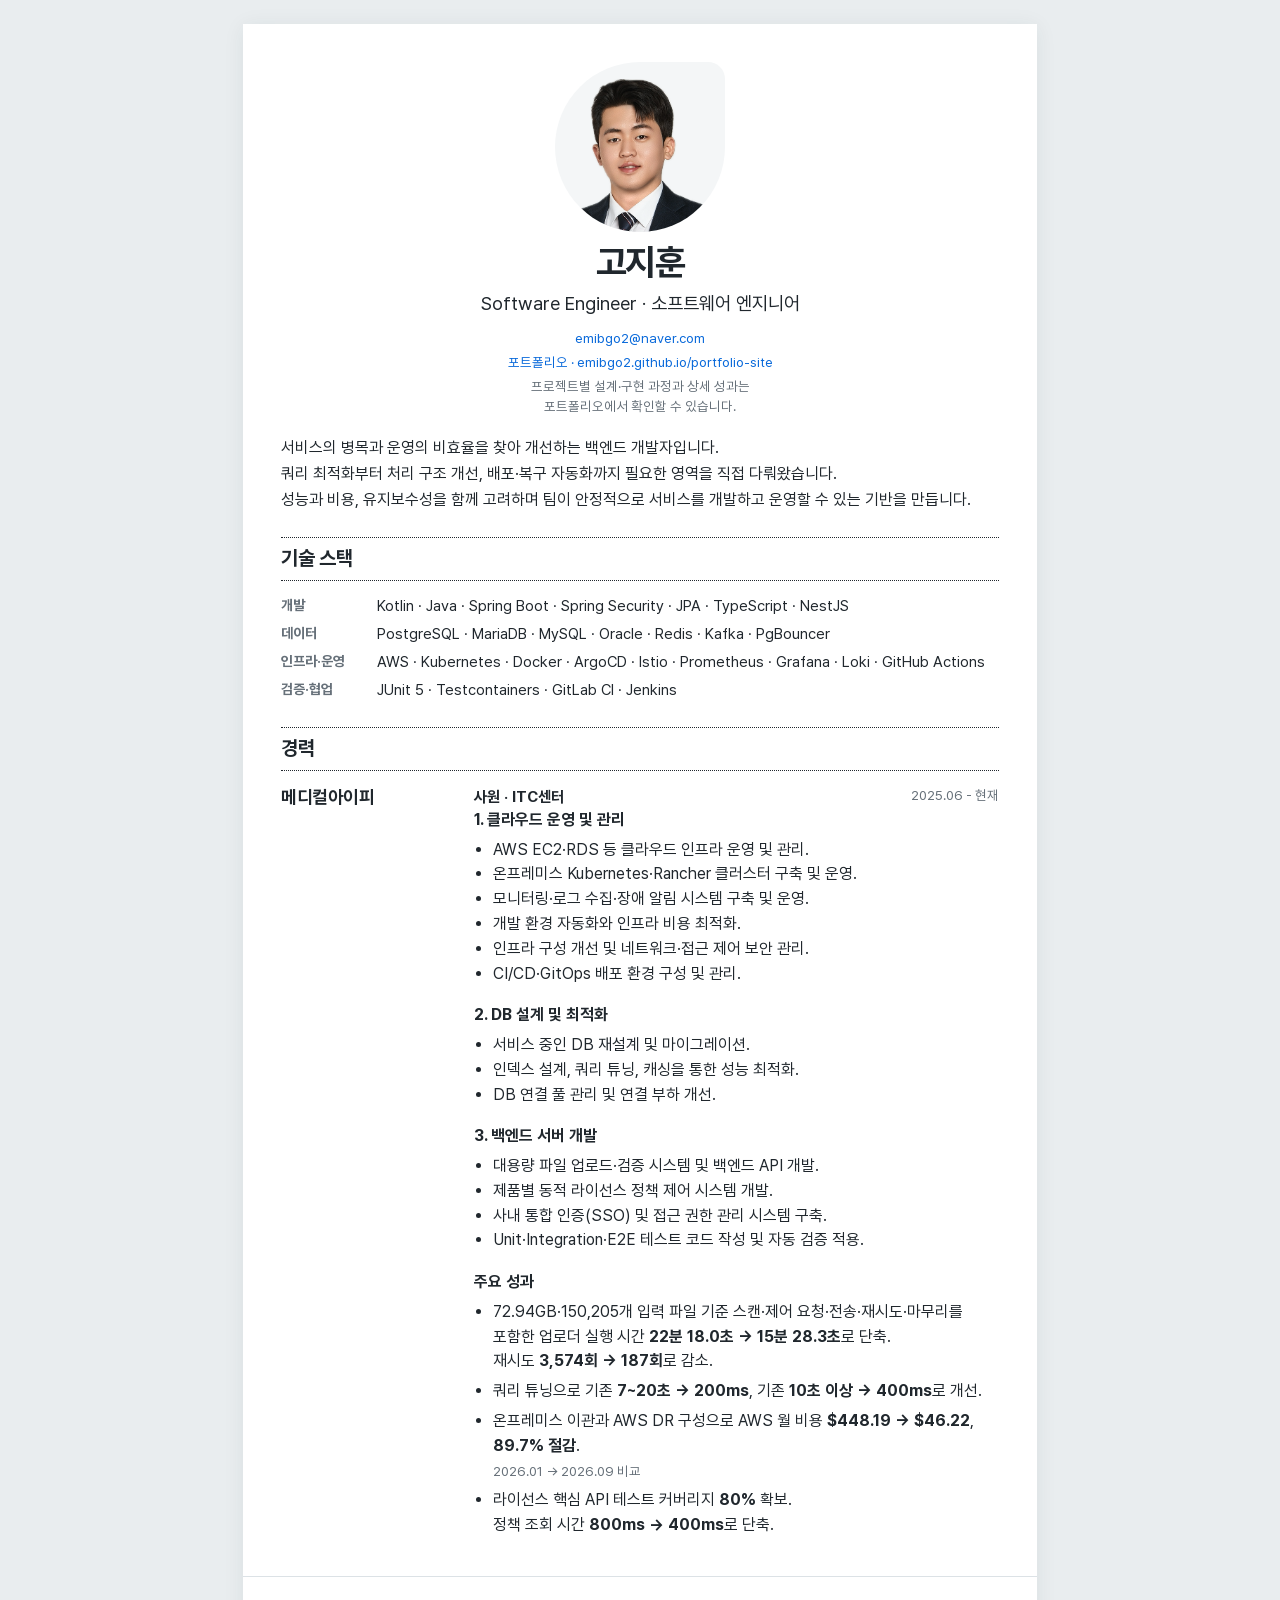
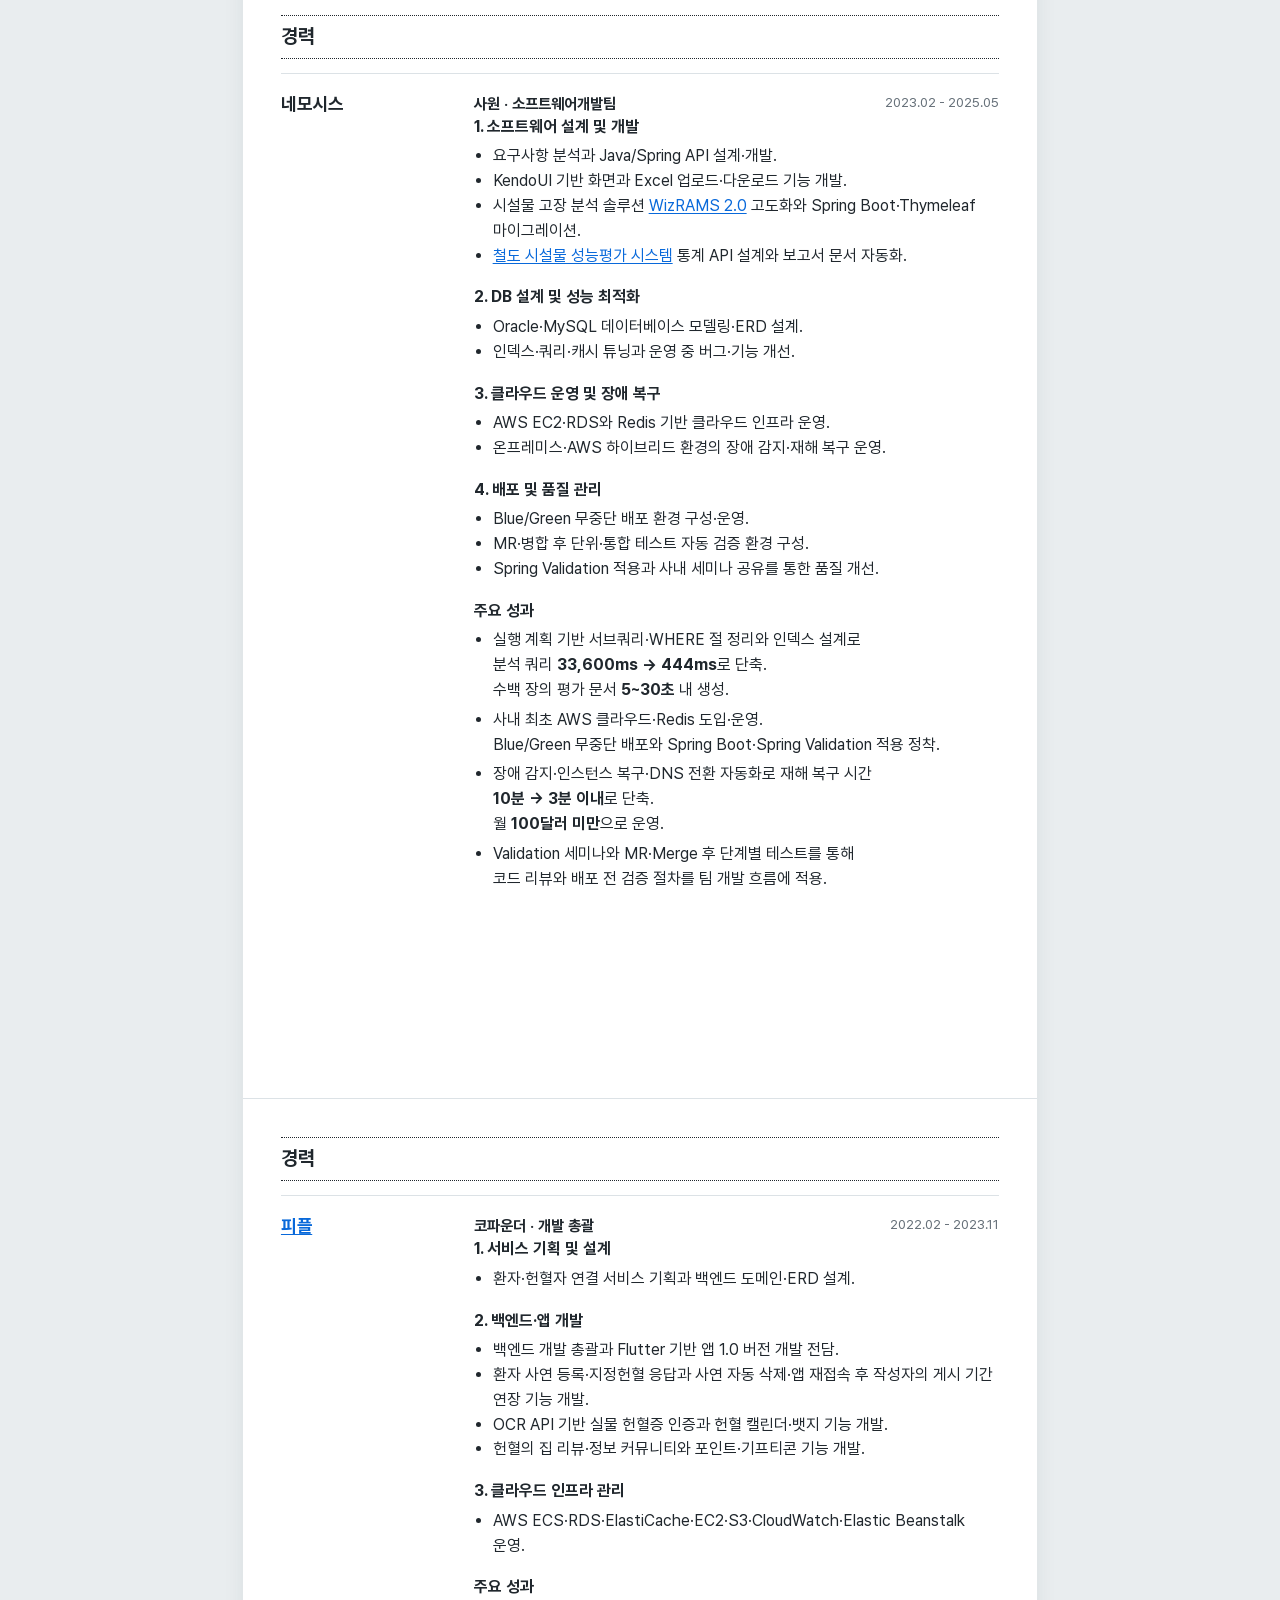
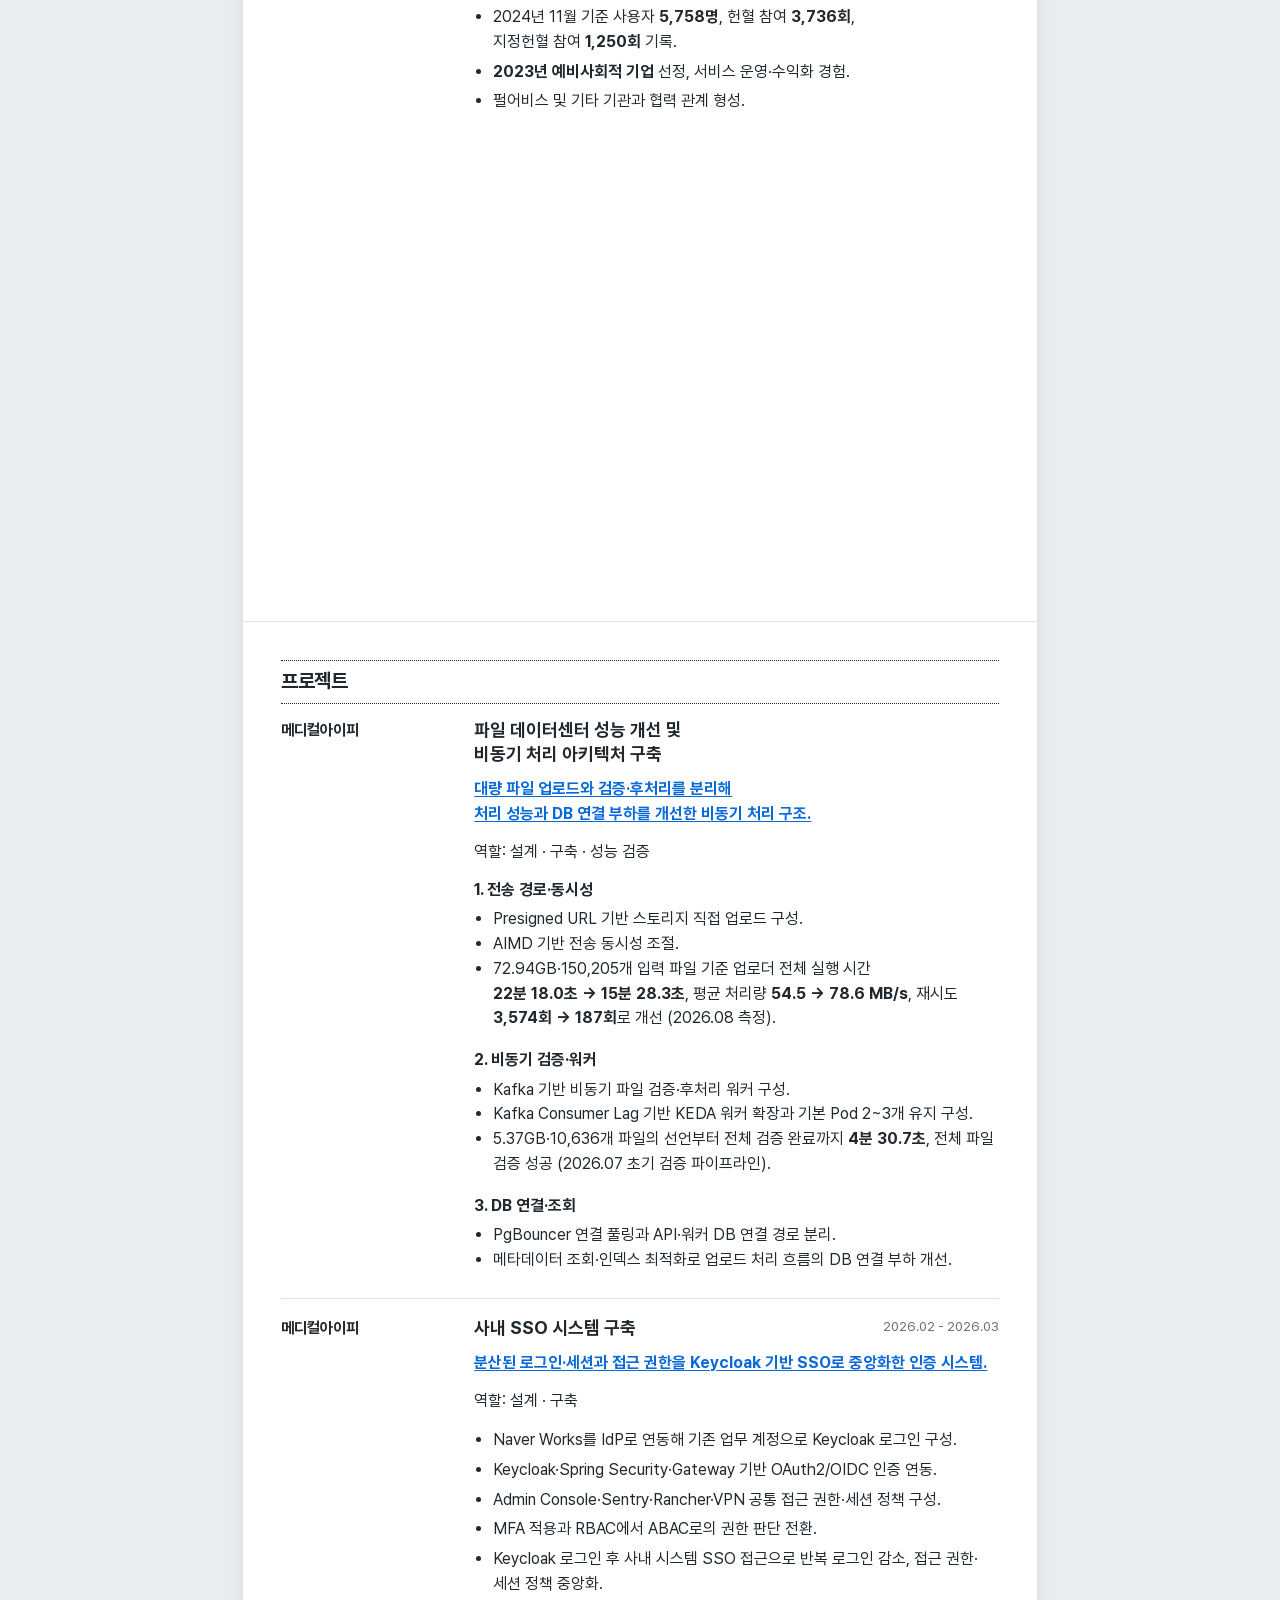
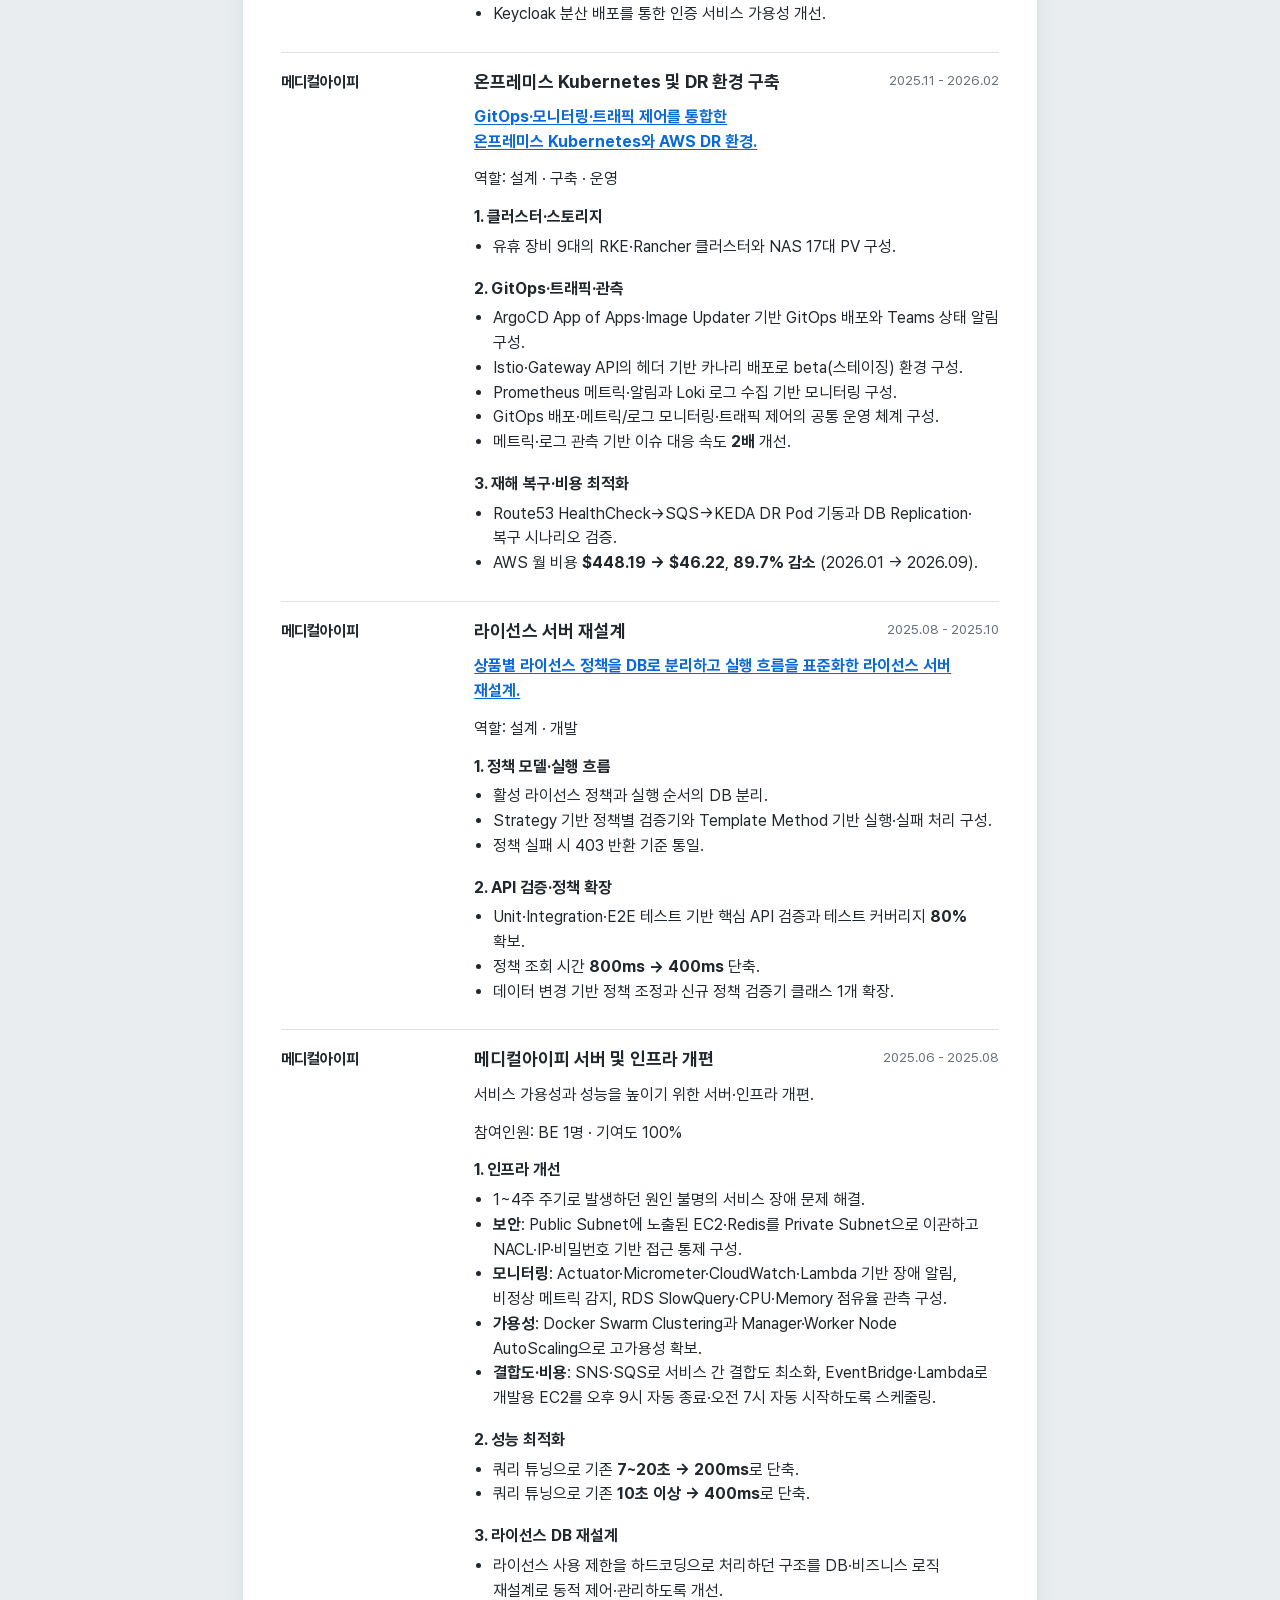
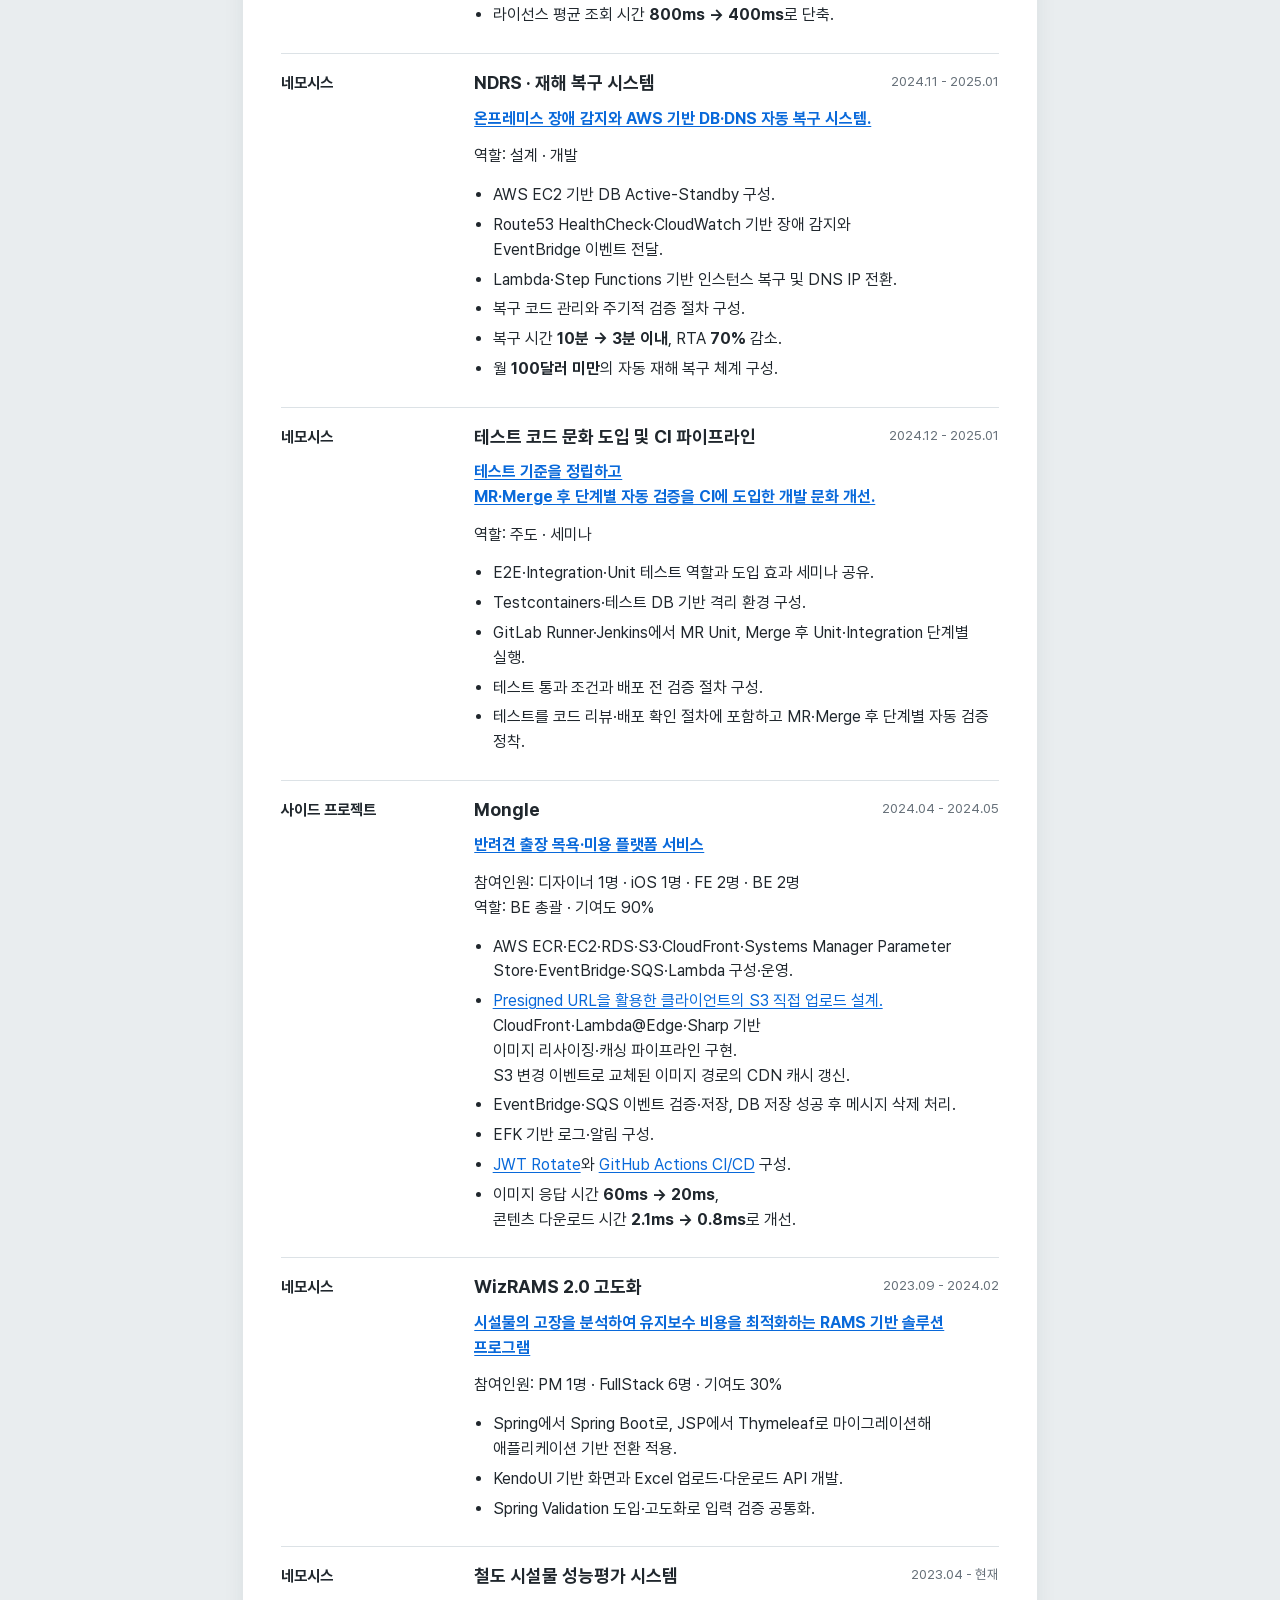
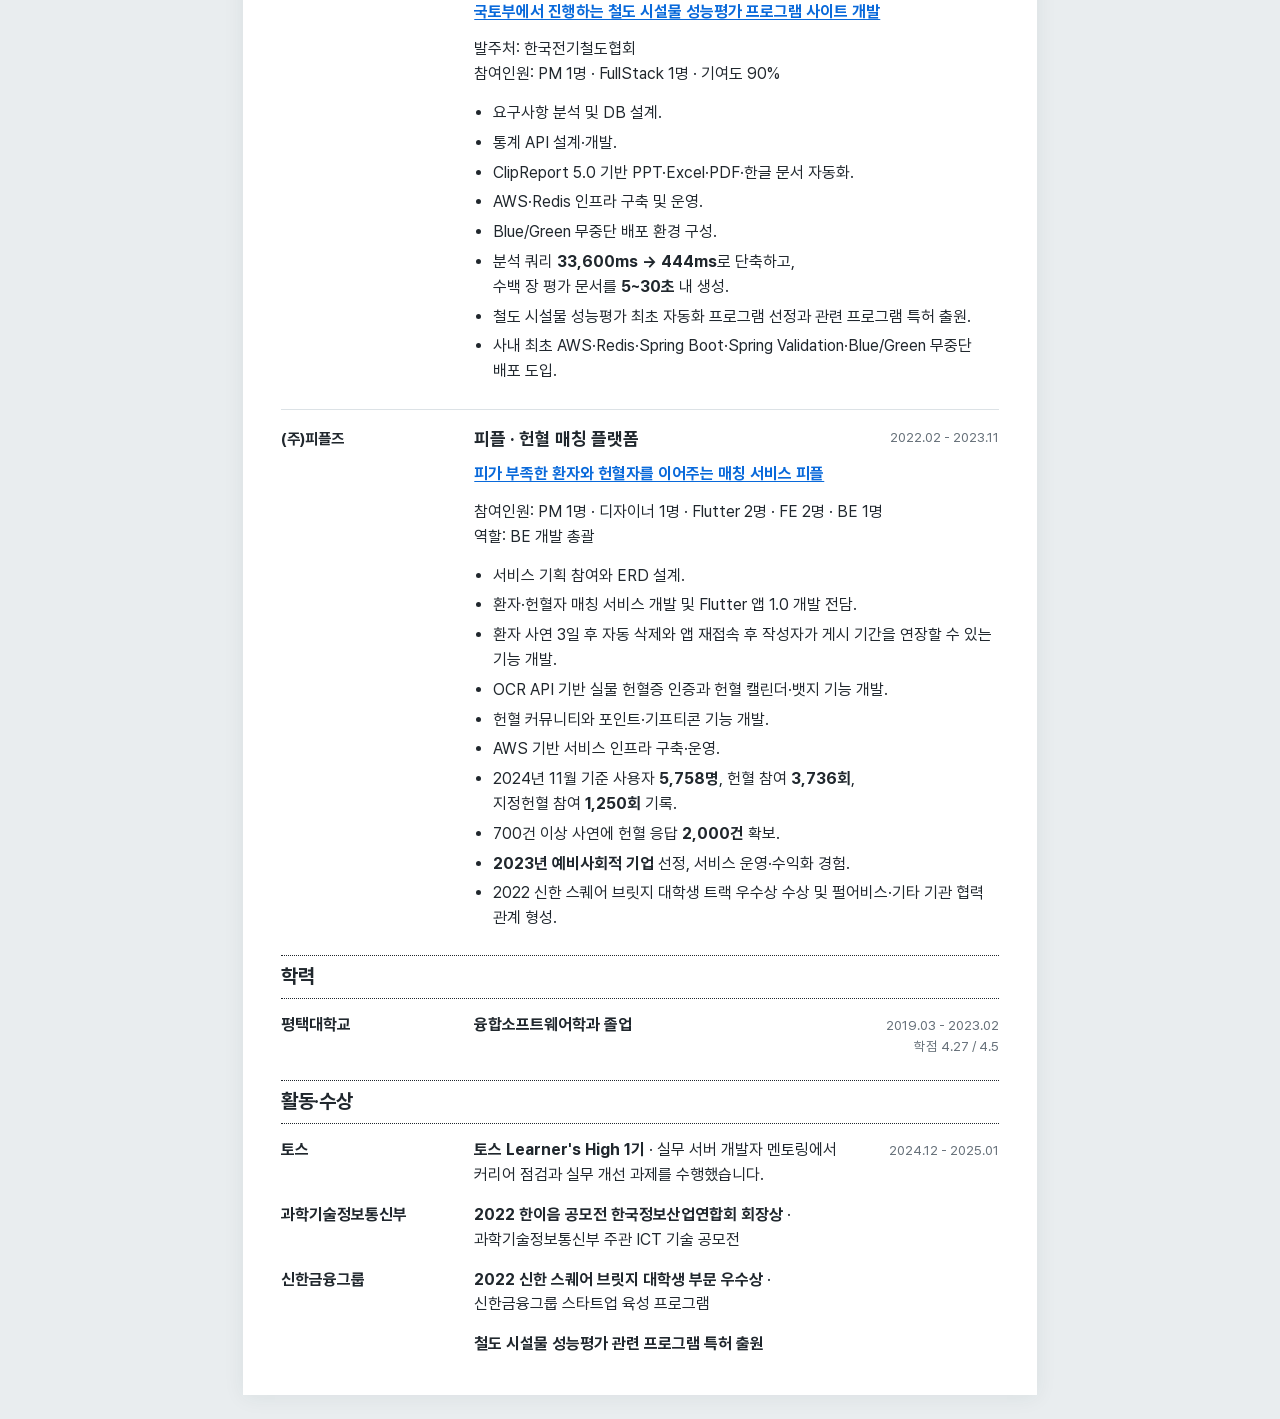
<file: resume.html>
<!doctype html>
<html lang="ko">
<head>
  <meta charset="utf-8">
  <meta name="viewport" content="width=device-width,initial-scale=1">
  <meta name="color-scheme" content="light">
  <title>고지훈 · 소프트웨어 엔지니어 이력서</title>
  <link rel="stylesheet" href="resume.css?v=resume-v19">
</head>
<body>
<main class="resume">
  <section class="page">
    <header class="identity">
      <div class="portrait"><img src="assets/profile.png" alt="고지훈 프로필 사진" width="725" height="1271"></div>
      <div><h1>고지훈</h1><p class="role">Software Engineer · 소프트웨어 엔지니어</p></div>
      <address>
        <a href="mailto:emibgo2@naver.com">emibgo2@naver.com</a>
        <a href="https://emibgo2.github.io/portfolio-site/">포트폴리오 · emibgo2.github.io/portfolio-site</a>
        <span>프로젝트별 설계·구현 과정과 상세 성과는<br>포트폴리오에서 확인할 수 있습니다.</span>
      </address>
    </header>

    <p class="intro">서비스의 병목과 운영의 비효율을 찾아 개선하는 백엔드 개발자입니다.<br>
      쿼리 최적화부터 처리 구조 개선, 배포·복구 자동화까지 필요한 영역을 직접 다뤄왔습니다.<br>
      성능과 비용, 유지보수성을 함께 고려하며 팀이 안정적으로 서비스를 개발하고 운영할 수 있는 기반을 만듭니다.</p>

    <section class="skills section">
      <h2>기술 스택</h2>
      <dl>
        <div><dt>개발</dt><dd>Kotlin · Java · Spring Boot · Spring Security · JPA · TypeScript · NestJS</dd></div>
        <div><dt>데이터</dt><dd>PostgreSQL · MariaDB · MySQL · Oracle · Redis · Kafka · PgBouncer</dd></div>
        <div><dt>인프라·운영</dt><dd>AWS · Kubernetes · Docker · ArgoCD · Istio · Prometheus · Grafana · Loki · GitHub Actions</dd></div>
        <div><dt>검증·협업</dt><dd>JUnit 5 · Testcontainers · GitLab CI · Jenkins</dd></div>
      </dl>
    </section>

    <section class="section experience">
      <h2>경력</h2>
      <article class="career">
        <header class="career-meta">
          <h3>메디컬아이피</h3>
          <p class="period">2025.06 - 현재</p>
          <p>사원 · ITC센터</p>
        </header>
        <div class="career-body">
          <div class="work-group">
            <h4>1. 클라우드 운영 및 관리</h4>
            <ul>
              <li>AWS EC2·RDS 등 클라우드 인프라 운영 및 관리.</li>
              <li>온프레미스 Kubernetes·Rancher 클러스터 구축 및 운영.</li>
              <li>모니터링·로그 수집·장애 알림 시스템 구축 및 운영.</li>
              <li>개발 환경 자동화와 인프라 비용 최적화.</li>
              <li>인프라 구성 개선 및 네트워크·접근 제어 보안 관리.</li>
              <li>CI/CD·GitOps 배포 환경 구성 및 관리.</li>
            </ul>
          </div>
          <div class="work-group">
            <h4>2. DB 설계 및 최적화</h4>
            <ul>
              <li>서비스 중인 DB 재설계 및 마이그레이션.</li>
              <li>인덱스 설계, 쿼리 튜닝, 캐싱을 통한 성능 최적화.</li>
              <li>DB 연결 풀 관리 및 연결 부하 개선.</li>
            </ul>
          </div>
          <div class="work-group">
            <h4>3. 백엔드 서버 개발</h4>
            <ul>
              <li>대용량 파일 업로드·검증 시스템 및 백엔드 API 개발.</li>
              <li>제품별 동적 라이선스 정책 제어 시스템 개발.</li>
              <li>사내 통합 인증(SSO) 및 접근 권한 관리 시스템 구축.</li>
              <li>Unit·Integration·E2E 테스트 코드 작성 및 자동 검증 적용.</li>
            </ul>
          </div>
          <h4 class="outcome-heading">주요 성과</h4>
          <ul class="outcomes">
            <li>72.94GB·150,205개 입력 파일 기준 스캔·제어 요청·전송·재시도·마무리를 포함한 업로더 실행 시간 <strong>22분 18.0초 → 15분 28.3초</strong>로 단축.<br>재시도 <strong>3,574회 → 187회</strong>로 감소.</li>
            <li>쿼리 튜닝으로 기존 <strong>7~20초 → 200ms</strong>, 기존 <strong>10초 이상 → 400ms</strong>로 개선.</li>
            <li>온프레미스 이관과 AWS DR 구성으로 AWS 월 비용 <strong>$448.19 → $46.22</strong>, <strong>89.7% 절감</strong>.<br><span class="note">2026.01 → 2026.09 비교</span></li>
            <li>라이선스 핵심 API 테스트 커버리지 <strong>80%</strong> 확보.<br>정책 조회 시간 <strong>800ms → 400ms</strong>로 단축.</li>
          </ul>
        </div>
      </article>
    </section>
  </section>

  <section class="page">
    <section class="section experience continued">
      <h2>경력</h2>
      <article class="career company-boundary">
        <header class="career-meta">
          <h3>네모시스</h3>
          <p class="period">2023.02 - 2025.05</p>
          <p>사원 · 소프트웨어개발팀</p>
        </header>
        <div class="career-body">
          <div class="work-group">
            <h4>1. 소프트웨어 설계 및 개발</h4>
            <ul>
              <li>요구사항 분석과 Java/Spring API 설계·개발.</li>
              <li>KendoUI 기반 화면과 Excel 업로드·다운로드 기능 개발.</li>
              <li>시설물 고장 분석 솔루션 <a href="https://rams2.nemosys.ai/">WizRAMS 2.0</a> 고도화와 Spring Boot·Thymeleaf 마이그레이션.</li>
              <li><a href="https://rfpe.nemosys.ai/">철도 시설물 성능평가 시스템</a> 통계 API 설계와 보고서 문서 자동화.</li>
            </ul>
          </div>
          <div class="work-group">
            <h4>2. DB 설계 및 성능 최적화</h4>
            <ul>
              <li>Oracle·MySQL 데이터베이스 모델링·ERD 설계.</li>
              <li>인덱스·쿼리·캐시 튜닝과 운영 중 버그·기능 개선.</li>
            </ul>
          </div>
          <div class="work-group">
            <h4>3. 클라우드 운영 및 장애 복구</h4>
            <ul>
              <li>AWS EC2·RDS와 Redis 기반 클라우드 인프라 운영.</li>
              <li>온프레미스·AWS 하이브리드 환경의 장애 감지·재해 복구 운영.</li>
            </ul>
          </div>
          <div class="work-group">
            <h4>4. 배포 및 품질 관리</h4>
            <ul>
              <li>Blue/Green 무중단 배포 환경 구성·운영.</li>
              <li>MR·병합 후 단위·통합 테스트 자동 검증 환경 구성.</li>
              <li>Spring Validation 적용과 사내 세미나 공유를 통한 품질 개선.</li>
            </ul>
          </div>
          <h4 class="outcome-heading">주요 성과</h4>
          <ul class="outcomes">
            <li>실행 계획 기반 서브쿼리·WHERE 절 정리와 인덱스 설계로<br>분석 쿼리 <strong>33,600ms → 444ms</strong>로 단축.<br>수백 장의 평가 문서 <strong>5~30초</strong> 내 생성.</li>
            <li>사내 최초 AWS 클라우드·Redis 도입·운영.<br>Blue/Green 무중단 배포와 Spring Boot·Spring Validation 적용 정착.</li>
            <li>장애 감지·인스턴스 복구·DNS 전환 자동화로 재해 복구 시간 <strong>10분 → 3분 이내</strong>로 단축.<br>월 <strong>100달러 미만</strong>으로 운영.</li>
            <li>Validation 세미나와 MR·Merge 후 단계별 테스트를 통해<br>코드 리뷰와 배포 전 검증 절차를 팀 개발 흐름에 적용.</li>
          </ul>
        </div>
      </article>
    </section>

  </section>

  <section class="page">
    <section class="section experience continued">
      <h2>경력</h2>
      <article class="career company-boundary">
        <header class="career-meta">
          <h3><a href="https://pple.link/">피플</a></h3>
          <p class="period">2022.02 - 2023.11</p>
          <p>코파운더 · 개발 총괄</p>
        </header>
        <div class="career-body">
          <div class="work-group">
            <h4>1. 서비스 기획 및 설계</h4>
            <ul>
              <li>환자·헌혈자 연결 서비스 기획과 백엔드 도메인·ERD 설계.</li>
            </ul>
          </div>
          <div class="work-group">
            <h4>2. 백엔드·앱 개발</h4>
            <ul>
              <li>백엔드 개발 총괄과 Flutter 기반 앱 1.0 버전 개발 전담.</li>
              <li>환자 사연 등록·지정헌혈 응답과 사연 자동 삭제·앱 재접속 후 작성자의 게시 기간 연장 기능 개발.</li>
              <li>OCR API 기반 실물 헌혈증 인증과 헌혈 캘린더·뱃지 기능 개발.</li>
              <li>헌혈의 집 리뷰·정보 커뮤니티와 포인트·기프티콘 기능 개발.</li>
            </ul>
          </div>
          <div class="work-group">
            <h4>3. 클라우드 인프라 관리</h4>
            <ul>
              <li>AWS ECS·RDS·ElastiCache·EC2·S3·CloudWatch·Elastic Beanstalk 운영.</li>
            </ul>
          </div>
          <h4 class="outcome-heading">주요 성과</h4>
          <ul class="outcomes">
            <li>2024년 11월 기준 사용자 <strong>5,758명</strong>, 헌혈 참여 <strong>3,736회</strong>,<br>지정헌혈 참여 <strong>1,250회</strong> 기록.</li>
            <li><strong>2023년 예비사회적 기업</strong> 선정, 서비스 운영·수익화 경험.</li>
            <li>펄어비스 및 기타 기관과 협력 관계 형성.</li>
          </ul>
        </div>
      </article>
    </section>

  </section>

  <section class="page projects-page">
    <section class="section projects">
      <h2>프로젝트</h2>
      <article class="project">
        <div class="project-lead">
        <header><span class="project-company">메디컬아이피</span><h3>파일 데이터센터 성능 개선 및<br>비동기 처리 아키텍처 구축</h3></header>
        <p class="project-summary"><a href="https://emibgo2.github.io/portfolio-site/#sys-01">대량 파일 업로드와 검증·후처리를 분리해<br>처리 성능과 DB 연결 부하를 개선한 비동기 처리 구조.</a></p>
        <p class="project-contribution">역할: 설계 · 구축 · 성능 검증</p>
        <div class="work-group">
          <h4>1. 전송 경로·동시성</h4>
          <ul>
            <li>Presigned URL 기반 스토리지 직접 업로드 구성.</li>
            <li>AIMD 기반 전송 동시성 조절.</li>
            <li>72.94GB·150,205개 입력 파일 기준 업로더 전체 실행 시간 <strong>22분 18.0초 → 15분 28.3초</strong>, 평균 처리량 <strong>54.5 → 78.6 MB/s</strong>, 재시도 <strong>3,574회 → 187회</strong>로 개선 (2026.08 측정).</li>
          </ul>
        </div>
        </div>
        <div class="work-group">
          <h4>2. 비동기 검증·워커</h4>
          <ul>
            <li>Kafka 기반 비동기 파일 검증·후처리 워커 구성.</li>
            <li>Kafka Consumer Lag 기반 KEDA 워커 확장과 기본 Pod 2~3개 유지 구성.</li>
            <li>5.37GB·10,636개 파일의 선언부터 전체 검증 완료까지 <strong>4분 30.7초</strong>, 전체 파일 검증 성공 (2026.07 초기 검증 파이프라인).</li>
          </ul>
        </div>
        <div class="work-group">
          <h4>3. DB 연결·조회</h4>
          <ul>
            <li>PgBouncer 연결 풀링과 API·워커 DB 연결 경로 분리.</li>
            <li>메타데이터 조회·인덱스 최적화로 업로드 처리 흐름의 DB 연결 부하 개선.</li>
          </ul>
        </div>
      </article>
      <article class="project">
        <div class="project-lead">
        <header><span class="project-company">메디컬아이피</span><h3>사내 SSO 시스템 구축</h3><span class="project-period">2026.02 - 2026.03</span></header>
        <p class="project-summary"><a href="https://emibgo2.github.io/portfolio-site/#sys-02">분산된 로그인·세션과 접근 권한을 Keycloak 기반 SSO로 중앙화한 인증 시스템.</a></p>
        <p class="project-contribution">역할: 설계 · 구축</p>
        <ul class="project-list">
          <li>Naver Works를 IdP로 연동해 기존 업무 계정으로 Keycloak 로그인 구성.</li>
          <li>Keycloak·Spring Security·Gateway 기반 OAuth2/OIDC 인증 연동.</li>
          <li>Admin Console·Sentry·Rancher·VPN 공통 접근 권한·세션 정책 구성.</li>
          <li>MFA 적용과 RBAC에서 ABAC로의 권한 판단 전환.</li>
          <li>Keycloak 로그인 후 사내 시스템 SSO 접근으로 반복 로그인 감소, 접근 권한·세션 정책 중앙화.</li>
          <li>Keycloak 분산 배포를 통한 인증 서비스 가용성 개선.</li>
        </ul>
        </div>
      </article>
      <article class="project">
        <div class="project-lead">
        <header><span class="project-company">메디컬아이피</span><h3>온프레미스 Kubernetes 및 DR 환경 구축</h3><span class="project-period">2025.11 - 2026.02</span></header>
        <p class="project-summary"><a href="https://emibgo2.github.io/portfolio-site/#sys-03">GitOps·모니터링·트래픽 제어를 통합한<br>온프레미스 Kubernetes와 AWS DR 환경.</a></p>
        <p class="project-contribution">역할: 설계 · 구축 · 운영</p>
        <div class="work-group">
          <h4>1. 클러스터·스토리지</h4>
          <ul>
            <li>유휴 장비 9대의 RKE·Rancher 클러스터와 NAS 17대 PV 구성.</li>
          </ul>
        </div>
        </div>
        <div class="work-group">
          <h4>2. GitOps·트래픽·관측</h4>
          <ul>
            <li>ArgoCD App of Apps·Image Updater 기반 GitOps 배포와 Teams 상태 알림 구성.</li>
            <li>Istio·Gateway API의 헤더 기반 카나리 배포로 beta(스테이징) 환경 구성.</li>
            <li>Prometheus 메트릭·알림과 Loki 로그 수집 기반 모니터링 구성.</li>
            <li>GitOps 배포·메트릭/로그 모니터링·트래픽 제어의 공통 운영 체계 구성.</li>
            <li>메트릭·로그 관측 기반 이슈 대응 속도 <strong>2배</strong> 개선.</li>
          </ul>
        </div>
        <div class="work-group">
          <h4>3. 재해 복구·비용 최적화</h4>
          <ul>
            <li>Route53 HealthCheck→SQS→KEDA DR Pod 기동과 DB Replication·복구 시나리오 검증.</li>
            <li>AWS 월 비용 <strong>$448.19 → $46.22</strong>, <strong>89.7% 감소</strong> (2026.01 → 2026.09).</li>
          </ul>
        </div>
      </article>
      <article class="project">
        <div class="project-lead">
        <header><span class="project-company">메디컬아이피</span><h3>라이선스 서버 재설계</h3><span class="project-period">2025.08 - 2025.10</span></header>
        <p class="project-summary"><a href="https://emibgo2.github.io/portfolio-site/#sys-04">상품별 라이선스 정책을 DB로 분리하고 실행 흐름을 표준화한 라이선스 서버 재설계.</a></p>
        <p class="project-contribution">역할: 설계 · 개발</p>
        <div class="work-group">
          <h4>1. 정책 모델·실행 흐름</h4>
          <ul>
            <li>활성 라이선스 정책과 실행 순서의 DB 분리.</li>
            <li>Strategy 기반 정책별 검증기와 Template Method 기반 실행·실패 처리 구성.</li>
            <li>정책 실패 시 403 반환 기준 통일.</li>
          </ul>
        </div>
        </div>
        <div class="work-group">
          <h4>2. API 검증·정책 확장</h4>
          <ul>
            <li>Unit·Integration·E2E 테스트 기반 핵심 API 검증과 테스트 커버리지 <strong>80%</strong> 확보.</li>
            <li>정책 조회 시간 <strong>800ms → 400ms</strong> 단축.</li>
            <li>데이터 변경 기반 정책 조정과 신규 정책 검증기 클래스 1개 확장.</li>
          </ul>
        </div>
      </article>
      <article class="project">
        <div class="project-lead">
        <header><span class="project-company">메디컬아이피</span><h3>메디컬아이피 서버 및 인프라 개편</h3><span class="project-period">2025.06 - 2025.08</span></header>
        <p class="project-summary">서비스 가용성과 성능을 높이기 위한 서버·인프라 개편.</p>
        <p class="project-contribution">참여인원: BE 1명 · 기여도 100%</p>
        <div class="work-group">
          <h4>1. 인프라 개선</h4>
          <ul>
            <li>1~4주 주기로 발생하던 원인 불명의 서비스 장애 문제 해결.</li>
            <li><b>보안</b>: Public Subnet에 노출된 EC2·Redis를 Private Subnet으로 이관하고 NACL·IP·비밀번호 기반 접근 통제 구성.</li>
            <li><b>모니터링</b>: Actuator·Micrometer·CloudWatch·Lambda 기반 장애 알림, 비정상 메트릭 감지, RDS SlowQuery·CPU·Memory 점유율 관측 구성.</li>
            <li><b>가용성</b>: Docker Swarm Clustering과 Manager·Worker Node AutoScaling으로 고가용성 확보.</li>
            <li><b>결합도·비용</b>: SNS·SQS로 서비스 간 결합도 최소화, EventBridge·Lambda로 개발용 EC2를 오후 9시 자동 종료·오전 7시 자동 시작하도록 스케줄링.</li>
          </ul>
        </div>
        </div>
        <div class="work-group">
          <h4>2. 성능 최적화</h4>
          <ul>
            <li>쿼리 튜닝으로 기존 <strong>7~20초 → 200ms</strong>로 단축.</li>
            <li>쿼리 튜닝으로 기존 <strong>10초 이상 → 400ms</strong>로 단축.</li>
          </ul>
        </div>
        <div class="work-group">
          <h4>3. 라이선스 DB 재설계</h4>
          <ul>
            <li>라이선스 사용 제한을 하드코딩으로 처리하던 구조를 DB·비즈니스 로직 재설계로 동적 제어·관리하도록 개선.</li>
            <li>라이선스 평균 조회 시간 <strong>800ms → 400ms</strong>로 단축.</li>
          </ul>
        </div>
      </article>
      <article class="project">
        <div class="project-lead">
        <header><span class="project-company">네모시스</span><h3>NDRS · 재해 복구 시스템</h3><span class="project-period">2024.11 - 2025.01</span></header>
        <p class="project-summary"><a href="https://emibgo2.github.io/portfolio-site/#sys-05">온프레미스 장애 감지와 AWS 기반 DB·DNS 자동 복구 시스템.</a></p>
        <p class="project-contribution">역할: 설계 · 개발</p>
        <ul class="project-list">
            <li>AWS EC2 기반 DB Active-Standby 구성.</li>
            <li>Route53 HealthCheck·CloudWatch 기반 장애 감지와<br>EventBridge 이벤트 전달.</li>
            <li>Lambda·Step Functions 기반 인스턴스 복구 및 DNS IP 전환.</li>
            <li>복구 코드 관리와 주기적 검증 절차 구성.</li>
            <li>복구 시간 <strong>10분 → 3분 이내</strong>, RTA <strong>70%</strong> 감소.</li>
            <li>월 <strong>100달러 미만</strong>의 자동 재해 복구 체계 구성.</li>
        </ul>
        </div>
      </article>
      <article class="project">
        <div class="project-lead">
        <header><span class="project-company">네모시스</span><h3>테스트 코드 문화 도입 및 CI 파이프라인</h3><span class="project-period">2024.12 - 2025.01</span></header>
        <p class="project-summary"><a href="https://emibgo2.github.io/portfolio-site/#sys-07">테스트 기준을 정립하고<br>MR·Merge 후 단계별 자동 검증을 CI에 도입한 개발 문화 개선.</a></p>
        <p class="project-contribution">역할: 주도 · 세미나</p>
        <ul class="project-list">
            <li>E2E·Integration·Unit 테스트 역할과 도입 효과 세미나 공유.</li>
            <li>Testcontainers·테스트 DB 기반 격리 환경 구성.</li>
            <li>GitLab Runner·Jenkins에서 MR Unit, Merge 후 Unit·Integration 단계별 실행.</li>
            <li>테스트 통과 조건과 배포 전 검증 절차 구성.</li>
            <li>테스트를 코드 리뷰·배포 확인 절차에 포함하고 MR·Merge 후 단계별 자동 검증 정착.</li>
        </ul>
        </div>
      </article>
      <article class="project">
        <div class="project-lead">
        <header><span class="project-company">사이드 프로젝트</span><h3>Mongle</h3><span class="project-period">2024.04 - 2024.05</span></header>
        <p class="project-summary"><a href="https://github.com/PBTP/mongle-server">반려견 출장 목욕·미용 플랫폼 서비스</a></p>
        <p class="project-contribution">참여인원: 디자이너 1명 · iOS 1명 · FE 2명 · BE 2명<br>역할: BE 총괄 · 기여도 90%</p>
        <ul class="project-list">
          <li>AWS ECR·EC2·RDS·S3·CloudFront·Systems Manager Parameter Store·EventBridge·SQS·Lambda 구성·운영.</li>
          <li><a href="https://hoonco.tistory.com/46">Presigned URL을 활용한 클라이언트의 S3 직접 업로드 설계.</a><br>CloudFront·Lambda@Edge·Sharp 기반<br>이미지 리사이징·캐싱 파이프라인 구현.<br>S3 변경 이벤트로 교체된 이미지 경로의 CDN 캐시 갱신.</li>
        </ul>
        </div>
        <ul class="project-list">
          <li>EventBridge·SQS 이벤트 검증·저장, DB 저장 성공 후 메시지 삭제 처리.</li>
          <li>EFK 기반 로그·알림 구성.</li>
          <li><a href="https://github.com/PBTP/mongle-server/pull/6">JWT Rotate</a>와 <a href="https://github.com/PBTP/mongle-server/pull/1">GitHub Actions CI/CD</a> 구성.</li>
          <li>이미지 응답 시간 <strong>60ms → 20ms</strong>,<br>콘텐츠 다운로드 시간 <strong>2.1ms → 0.8ms</strong>로 개선.</li>
        </ul>
      </article>
      <article class="project">
        <div class="project-lead">
        <header><span class="project-company">네모시스</span><h3>WizRAMS 2.0 고도화</h3><span class="project-period">2023.09 - 2024.02</span></header>
        <p class="project-summary"><a href="https://rams2.nemosys.ai/">시설물의 고장을 분석하여 유지보수 비용을 최적화하는 RAMS 기반 솔루션 프로그램</a></p>
        <p class="project-contribution">참여인원: PM 1명 · FullStack 6명 · 기여도 30%</p>
        <ul class="project-list">
          <li>Spring에서 Spring Boot로, JSP에서 Thymeleaf로 마이그레이션해 애플리케이션 기반 전환 적용.</li>
          <li>KendoUI 기반 화면과 Excel 업로드·다운로드 API 개발.</li>
          <li>Spring Validation 도입·고도화로 입력 검증 공통화.</li>
        </ul>
        </div>
      </article>
      <article class="project">
        <div class="project-lead">
        <header><span class="project-company">네모시스</span><h3>철도 시설물 성능평가 시스템</h3><span class="project-period">2023.04 - 현재</span></header>
        <p class="project-summary"><a href="https://rfpe.nemosys.ai/">국토부에서 진행하는 철도 시설물 성능평가 프로그램 사이트 개발</a></p>
        <p class="project-contribution">발주처: 한국전기철도협회<br>참여인원: PM 1명 · FullStack 1명 · 기여도 90%</p>
        <ul class="project-list">
            <li>요구사항 분석 및 DB 설계.</li>
            <li>통계 API 설계·개발.</li>
            <li>ClipReport 5.0 기반 PPT·Excel·PDF·한글 문서 자동화.</li>
        </ul>
        </div>
        <ul class="project-list">
          <li>AWS·Redis 인프라 구축 및 운영.</li>
          <li>Blue/Green 무중단 배포 환경 구성.</li>
          <li>분석 쿼리 <strong>33,600ms → 444ms</strong>로 단축하고,<br>수백 장 평가 문서를 <strong>5~30초</strong> 내 생성.</li>
          <li>철도 시설물 성능평가 최초 자동화 프로그램 선정과 관련 프로그램 특허 출원.</li>
          <li>사내 최초 AWS·Redis·Spring Boot·Spring Validation·Blue/Green 무중단 배포 도입.</li>
        </ul>
      </article>
      <article class="project">
        <div class="project-lead">
        <header><span class="project-company">(주)피플즈</span><h3>피플 · 헌혈 매칭 플랫폼</h3><span class="project-period">2022.02 - 2023.11</span></header>
        <p class="project-summary"><a href="https://pple.link/">피가 부족한 환자와 헌혈자를 이어주는 매칭 서비스 피플</a></p>
        <p class="project-contribution">참여인원: PM 1명 · 디자이너 1명 · Flutter 2명 · FE 2명 · BE 1명<br>역할: BE 개발 총괄</p>
        <ul class="project-list">
            <li>서비스 기획 참여와 ERD 설계.</li>
            <li>환자·헌혈자 매칭 서비스 개발 및 Flutter 앱 1.0 개발 전담.</li>
          </ul>
        </div>
        <ul class="project-list">
            <li>환자 사연 3일 후 자동 삭제와 앱 재접속 후 작성자가 게시 기간을 연장할 수 있는 기능 개발.</li>
            <li>OCR API 기반 실물 헌혈증 인증과 헌혈 캘린더·뱃지 기능 개발.</li>
            <li>헌혈 커뮤니티와 포인트·기프티콘 기능 개발.</li>
            <li>AWS 기반 서비스 인프라 구축·운영.</li>
            <li>2024년 11월 기준 사용자 <strong>5,758명</strong>, 헌혈 참여 <strong>3,736회</strong>,<br>지정헌혈 참여 <strong>1,250회</strong> 기록.</li>
            <li>700건 이상 사연에 헌혈 응답 <strong>2,000건</strong> 확보.</li>
            <li><strong>2023년 예비사회적 기업</strong> 선정, 서비스 운영·수익화 경험.</li>
            <li>2022 신한 스퀘어 브릿지 대학생 트랙 우수상 수상 및 펄어비스·기타 기관 협력 관계 형성.</li>
          </ul>
      </article>
    </section>

    <section class="section education">
      <h2>학력</h2>
      <p><b class="education-school">평택대학교</b><b class="education-degree">융합소프트웨어학과 졸업</b><span class="note education-period"><span>2019.03 - 2023.02</span><span>학점 4.27 / 4.5</span></span></p>
    </section>
    <section class="section activities">
      <h2>활동·수상</h2>
      <ul>
        <li><span class="activity-organization">토스</span><span class="activity-content"><b>토스 Learner's High 1기</b> · 실무 서버 개발자 멘토링에서 커리어 점검과 실무 개선 과제를 수행했습니다.</span><span class="note activity-period">2024.12 - 2025.01</span></li>
        <li><span class="activity-organization">과학기술정보통신부</span><span class="activity-content"><b>2022 한이음 공모전 한국정보산업연합회 회장상</b> · 과학기술정보통신부 주관 ICT 기술 공모전</span><span class="note activity-period"></span></li>
        <li><span class="activity-organization">신한금융그룹</span><span class="activity-content"><b>2022 신한 스퀘어 브릿지 대학생 부문 우수상</b> · 신한금융그룹 스타트업 육성 프로그램</span><span class="note activity-period"></span></li>
        <li><span class="activity-organization"></span><span class="activity-content"><b>철도 시설물 성능평가 관련 프로그램 특허 출원</b></span><span class="note activity-period"></span></li>
      </ul>
    </section>
  </section>
</main>
</body>
</html>
</file>
<file: resume.css>
@font-face{
  font-family:"Resume Pretendard";
  src:url("assets/fonts/Pretendard-Regular.woff2") format("woff2");
  font-weight:400;
  font-style:normal;
  font-display:swap;
}
@font-face{
  font-family:"Resume Pretendard";
  src:url("assets/fonts/Pretendard-Bold.woff2") format("woff2");
  font-weight:700;
  font-style:normal;
  font-display:swap;
}
:root{
  color-scheme:light;
  --text:#20272d;
  --muted:#667079;
  --line:#dce2e6;
  --link:#0969da;
  --page-margin:10mm;
  --meta-col:125pt;
  --date-col:90pt;
  --column-gap:20pt;
  font-family:"Resume Pretendard",Pretendard,"Malgun Gothic",sans-serif;
  color:var(--text);
  background:#e9edef;
  font-synthesis:none;
}
*{box-sizing:border-box}
body{
  margin:0;
  font-size:12pt;
  line-height:1.55;
  word-break:keep-all;
  overflow-wrap:anywhere;
}
a{color:var(--link);text-decoration:none}
a:hover{text-decoration:underline}
:focus-visible{outline:2px solid var(--link);outline-offset:3px}
h1,h2,h3,h4,p,ul,dl,dd{margin:0}
h1,h2,h3,h4{line-height:1.35}
ul{padding-left:1.15em}
li + li{margin-top:0}
b,strong{font-weight:700}
strong{color:var(--text)}
.resume{
  width:210mm;
  margin:24px auto;
  background:#fff;
  box-shadow:0 2px 20px #23343b12;
}
.page{
  min-height:297mm;
  padding:var(--page-margin);
}
.page + .page{border-top:1px solid var(--line)}

/* A quiet, centered masthead keeps the page's first impression close to the reference. */
.identity{
  display:flex;
  flex-direction:column;
  align-items:center;
  gap:7px;
  text-align:center;
}
.portrait{
  position:relative;
  width:45mm;
  height:45mm;
  overflow:hidden;
  background:#f4f6f7;
  border-radius:50% 10% 50% 50%;
}
.portrait img{
  position:absolute;
  top:10%;
  left:50%;
  width:150%;
  max-width:none;
  height:auto;
  transform:translateX(-50%);
}
h1{
  font-size:27pt;
  letter-spacing:-.04em;
  font-weight:700;
}
.role{
  margin-top:3px;
  font-size:14pt;
  font-weight:400;
}
address{
  display:flex;
  flex-direction:column;
  align-items:center;
  gap:3px;
  margin-top:2px;
  font-style:normal;
  font-size:10pt;
  color:var(--muted);
  text-align:center;
}
.intro{
  margin-top:18px;
  font-size:12pt;
  line-height:1.62;
}
.section{margin-top:24px}
.section h2{
  padding:7px 0 8px;
  margin-bottom:14px;
  border-top:1px dotted var(--text);
  border-bottom:1px dotted var(--text);
  font-size:15pt;
  letter-spacing:-.015em;
}

.skills dl{display:grid;gap:5px}
.skills dl > div{
  display:grid;
  grid-template-columns:84px minmax(0,1fr);
  gap:12px;
}
.skills dt{
  color:var(--muted);
  font-size:10.5pt;
  font-weight:700;
}
.skills dd{font-size:11.25pt}

/* Career metadata occupies a stable left/body/right rail on every page. */
.career{
  display:grid;
  grid-template-columns:var(--meta-col) minmax(0,1fr) var(--date-col);
  column-gap:var(--column-gap);
  align-items:start;
}
.career-meta{display:contents}
.career-meta h3{
  grid-column:1;
  grid-row:1;
  font-size:13.5pt;
  letter-spacing:-.02em;
}
.career-meta p:not(.period){
  grid-column:2;
  grid-row:1;
  color:var(--text);
  font-size:11.5pt;
  font-weight:700;
}
.career-meta .period{
  grid-column:3;
  grid-row:1;
  margin:0;
  color:var(--muted);
  font-size:10pt;
  text-align:right;
  white-space:nowrap;
}
.career-body{
  grid-column:2 / -1;
  grid-row:2;
  min-width:0;
}
.career a,.project a{text-decoration:underline;text-underline-offset:2px}
.career.company-boundary{
  padding-top:18px;
  border-top:1px solid var(--line);
}
.career + .career{
  padding-top:18px;
  margin-top:24px;
  border-top:1px solid var(--line);
}
h4{margin-bottom:7px;font-size:12pt}
.career-body li,.project li{line-height:1.55}
.work-group + .work-group{margin-top:18px}
.work-group h4{color:var(--text)}
.career-body .work-group li + li,.project .work-group li + li{margin-top:0}
.outcome-heading{
  margin-top:18px;
  color:var(--text);
}
.outcomes li + li{margin-top:5px}
.outcomes strong{display:inline;white-space:nowrap}
.note{
  color:var(--muted);
  font-size:10pt;
  font-weight:400;
}

/* Projects use the same three rails, with company left and period right. */
.project{
  display:block;
  break-inside:auto;
}
.project-lead{
  break-inside:avoid;
}
.project-lead > header{
  display:grid;
  grid-template-columns:var(--meta-col) minmax(0,1fr) var(--date-col);
  column-gap:var(--column-gap);
  row-gap:3px;
  margin-bottom:11px;
  break-inside:avoid;
}
.project-company{
  grid-column:1;
  grid-row:1;
  font-size:11.5pt;
  font-weight:700;
}
.project h3{
  grid-column:2;
  grid-row:1;
  min-width:0;
  font-size:13.5pt;
}
.project-period{
  grid-column:3;
  grid-row:1;
  color:var(--muted);
  font-size:10pt;
  text-align:right;
  white-space:nowrap;
}
.project-contribution{
  margin-bottom:14px;
  color:var(--text);
  font-size:12pt;
}
.project-lead > :not(header),
.project > :not(.project-lead){
  margin-left:calc(var(--meta-col) + var(--column-gap));
  min-width:0;
}
.project-summary{margin:0 0 13px}
.project-summary a{font-weight:700}
.project strong{white-space:nowrap}
.project-list li + li{margin-top:5px}
.project-lead + .project-list{margin-top:5px}
.project + .project{
  padding-top:17px;
  margin-top:25px;
  border-top:1px solid var(--line);
}
.project-lead + .work-group{margin-top:18px}
.project .work-group{break-inside:avoid}
.projects-page > .projects{margin-top:0}

.education p{
  display:grid;
  grid-template-columns:var(--meta-col) minmax(0,1fr) var(--date-col);
  column-gap:var(--column-gap);
  align-items:baseline;
}
.education-school{grid-column:1}
.education-degree{grid-column:2}
.education-period{
  grid-column:3;
  display:flex;
  flex-direction:column;
  align-items:flex-end;
  text-align:right;
  white-space:normal;
}
.activities ul{display:grid;gap:15px;padding-left:0;list-style:none}
.activities li{
  display:grid;
  grid-template-columns:var(--meta-col) minmax(0,1fr) var(--date-col);
  column-gap:var(--column-gap);
  align-items:baseline;
  font-size:12pt;
}
.activity-organization{grid-column:1;font-weight:700}
.activity-content{grid-column:2;min-width:0}
.activity-period{
  grid-column:3;
  text-align:right;
  white-space:nowrap;
}

.continued{margin-top:0}

@media screen and (max-width:820px){
  .resume{width:100%;margin:0;box-shadow:none}
  .page{min-height:0;padding:28px 20px}
  .portrait{
    width:128px;
    height:128px;
    max-width:45vw;
    max-height:45vw;
  }
  .career{display:block}
  .career-meta{display:block}
  .career-meta h3{font-size:13.5pt}
  .career-meta p:not(.period){display:inline;margin-right:8px}
  .career-meta .period{display:block;margin-top:4px;text-align:left}
  .career-body{margin-top:12px}
  .project{display:block}
  .project-lead > header{
    display:grid;
    grid-template-columns:minmax(0,1fr) auto;
    column-gap:12px;
  }
  .project-company{grid-column:1;grid-row:2}
  .project h3{grid-column:1;grid-row:1}
  .project-period{grid-column:2;grid-row:1}
  .project-lead > :not(header),
  .project > :not(.project-lead){
    display:block;
    margin-left:0;
  }
  .education p{display:block}
  .education-school,.education-degree{display:inline}
  .education-school{margin-right:.35em}
  .education-period{display:block;margin-top:4px;text-align:left}
  .education-period > span{display:block}
  .activities li{display:block}
  .activity-organization{display:none}
  .activity-content{display:block}
  .activity-period{display:block;margin-top:3px;text-align:left}
}

@media screen and (max-width:480px){
  .project-lead > header{
    display:grid;
    grid-template-columns:minmax(0,1fr);
    row-gap:3px;
  }
  .project h3{grid-column:1;grid-row:1}
  .project-period{
    grid-column:1;
    grid-row:2;
    margin-top:2px;
    text-align:left;
  }
  .project-company{
    grid-column:1;
    grid-row:3;
    margin-top:1px;
  }
  .project-contribution{
    margin-top:1px;
  }
  .activities .activity-organization{display:none}
  .activities .activity-content{display:block}
  .activities li{display:block}
}

@media print{
  @page{size:A4;margin:10mm}
  :root{background:#fff}
  body{
    print-color-adjust:exact;
    -webkit-print-color-adjust:exact;
  }
  .resume{width:auto;margin:0;box-shadow:none}
  .page{min-height:0;padding:0}
  .page:last-child{break-after:auto}
  .page + .page{border:0;margin-top:24px}
  .projects-page{break-before:auto}
  .continued > h2{display:none}
  .identity{gap:6px}
  .intro{line-height:1.55}
  .section{margin-top:20px}
  .section h2{padding:6px 0 7px;margin-bottom:12px}
  .career-body li,.project li{line-height:1.5}
  .work-group + .work-group{margin-top:16px}
  h4{margin-bottom:5px}
  .outcome-heading{margin-top:16px}
  .project-summary{margin-bottom:11px}
  .project + .project{margin-top:21px}
  .project-lead > header{margin-bottom:9px}
  .project .work-group{break-inside:avoid}
  .career-body .work-group,.career-body .outcomes{break-inside:avoid}
  .career-meta,.skills dl > div,.education p,.activities li{break-inside:avoid}
  .activities{break-inside:avoid}
  .education{break-inside:avoid}
  h2,h3,h4{break-after:avoid}
  li{break-inside:avoid}
  .page:first-child .section{margin-top:16px}
  .page:first-child .identity{padding-bottom:1px}
  .page:last-child .section{margin-top:16px}
}
</file>
